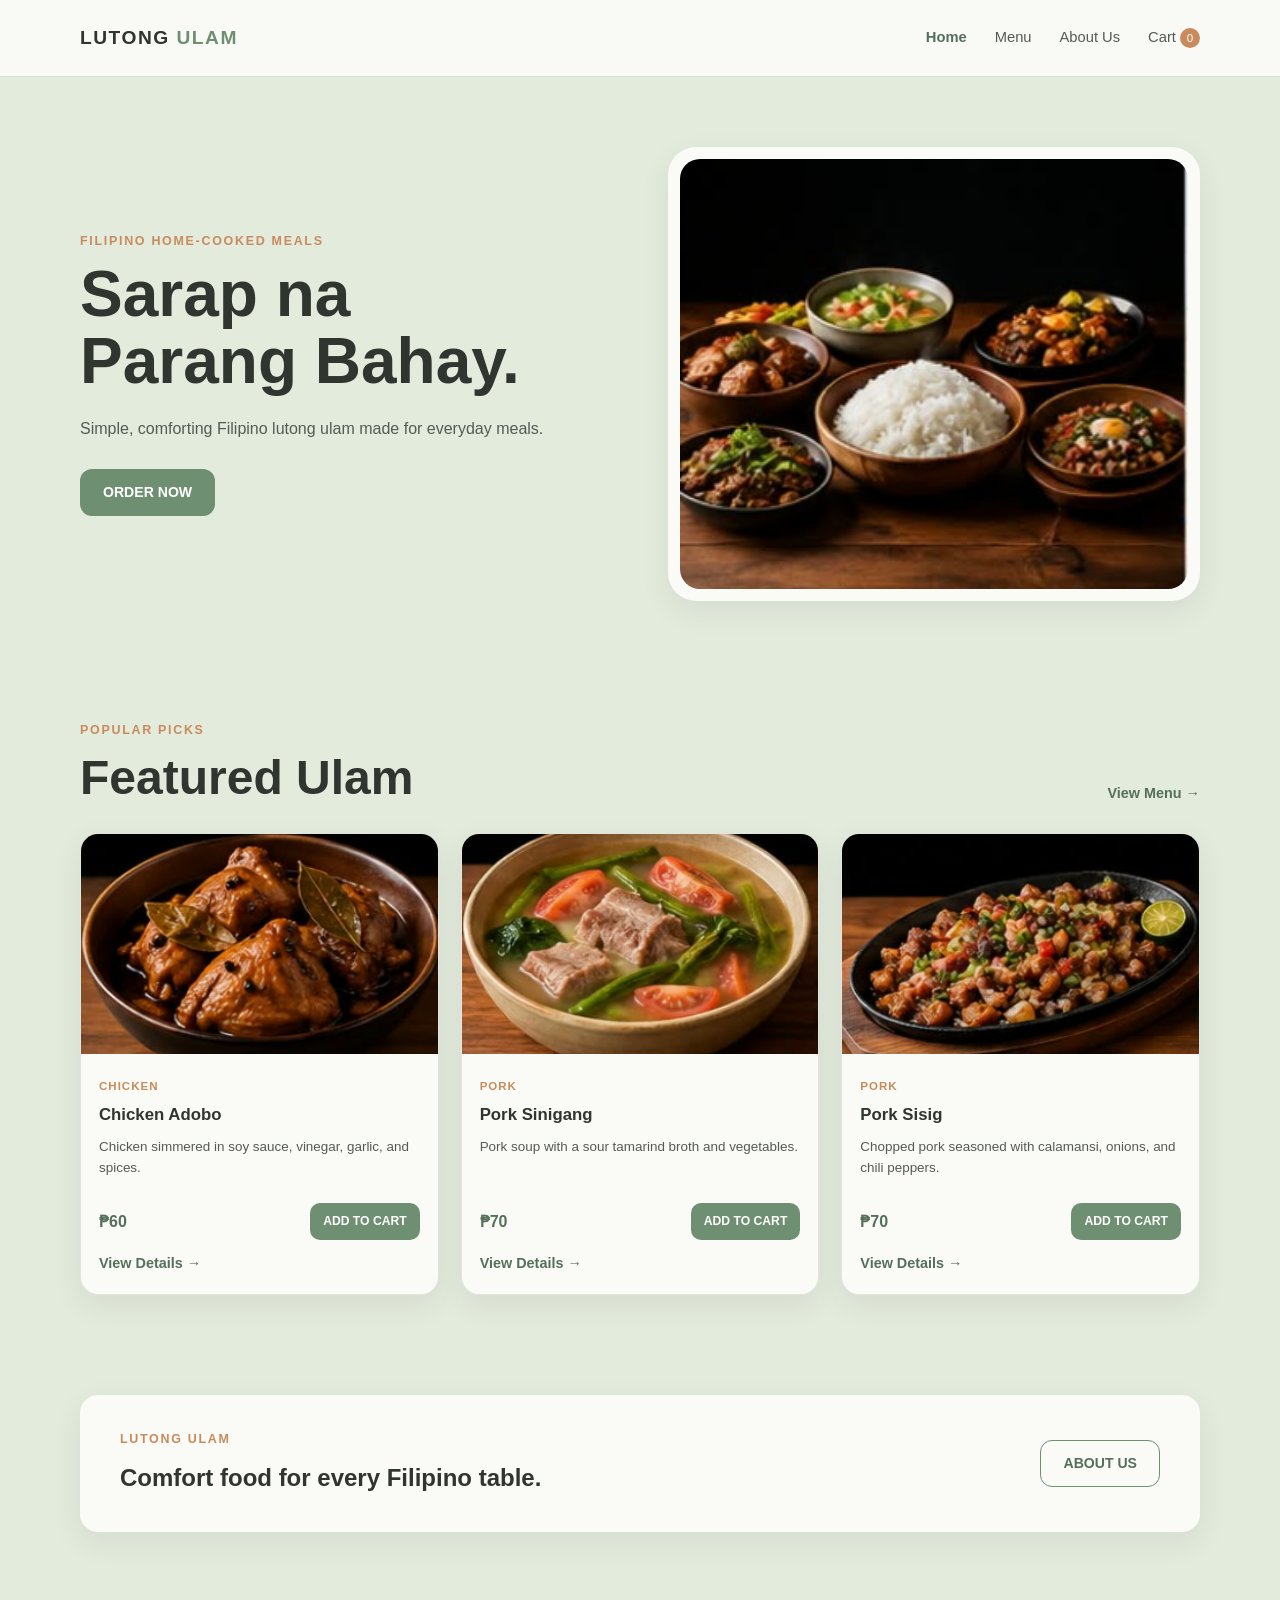
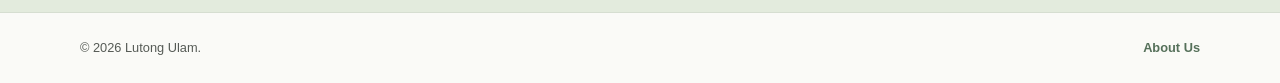
<file: index.html>
<!doctype html>
<html lang="en">
<head>
  <meta charset="UTF-8">
  <meta name="viewport" content="width=device-width, initial-scale=1">
  <title>Lutong Ulam | Home</title>
  <link rel="stylesheet" href="style.css">
</head>
<body>

  <header class="site-header">
    <div class="container nav-wrap">
      <a class="logo" href="index.html">LUTONG <span>ULAM</span></a>
      <button class="menu-toggle" aria-label="Toggle menu">☰</button>
      <nav class="main-nav">
        <a class="active" href="index.html">Home</a>
        <a href="menu.html">Menu</a>
        <a href="about.html">About Us</a>
        <a href="cart.html">Cart <span class="cart-count">0</span></a>
      </nav>
    </div>
  </header>

  <main>
    <section class="hero">
      <div class="container hero-grid">
        <div>
          <p class="eyebrow">FILIPINO HOME-COOKED MEALS</p>
          <h1>Sarap na<br>Parang Bahay.</h1>
          <p class="hero-text">Simple, comforting Filipino lutong ulam made for everyday meals.</p>
          <a class="btn btn-primary" href="menu.html">ORDER NOW</a>
        </div>
        <div class="hero-photo">
          <img src="Ulam%20images/About%20Lutong%20Ulam.png" alt="Chicken adobo">
        </div>
      </div>
    </section>

    <section class="section">
      <div class="container">
        <div class="section-heading">
          <div>
            <p class="eyebrow">POPULAR PICKS</p>
            <h2>Featured Ulam</h2>
          </div>
          <a class="text-link" href="menu.html">View Menu →</a>
        </div>
        <div id="featured-products" class="product-grid"></div>
      </div>
    </section>

    <section class="home-note">
      <div class="container note-box">
        <div>
          <p class="eyebrow">LUTONG ULAM</p>
          <h2>Comfort food for every Filipino table.</h2>
        </div>
        <a class="btn btn-outline" href="about.html">ABOUT US</a>
      </div>
    </section>
  </main>

  <footer class="footer">
    <div class="container footer-inner">
      <p>&copy; 2026 Lutong Ulam.</p>
      <a href="about.html">About Us</a>
    </div>
  </footer>

  <script src="script.js"></script>
</body>
</html>
</file>
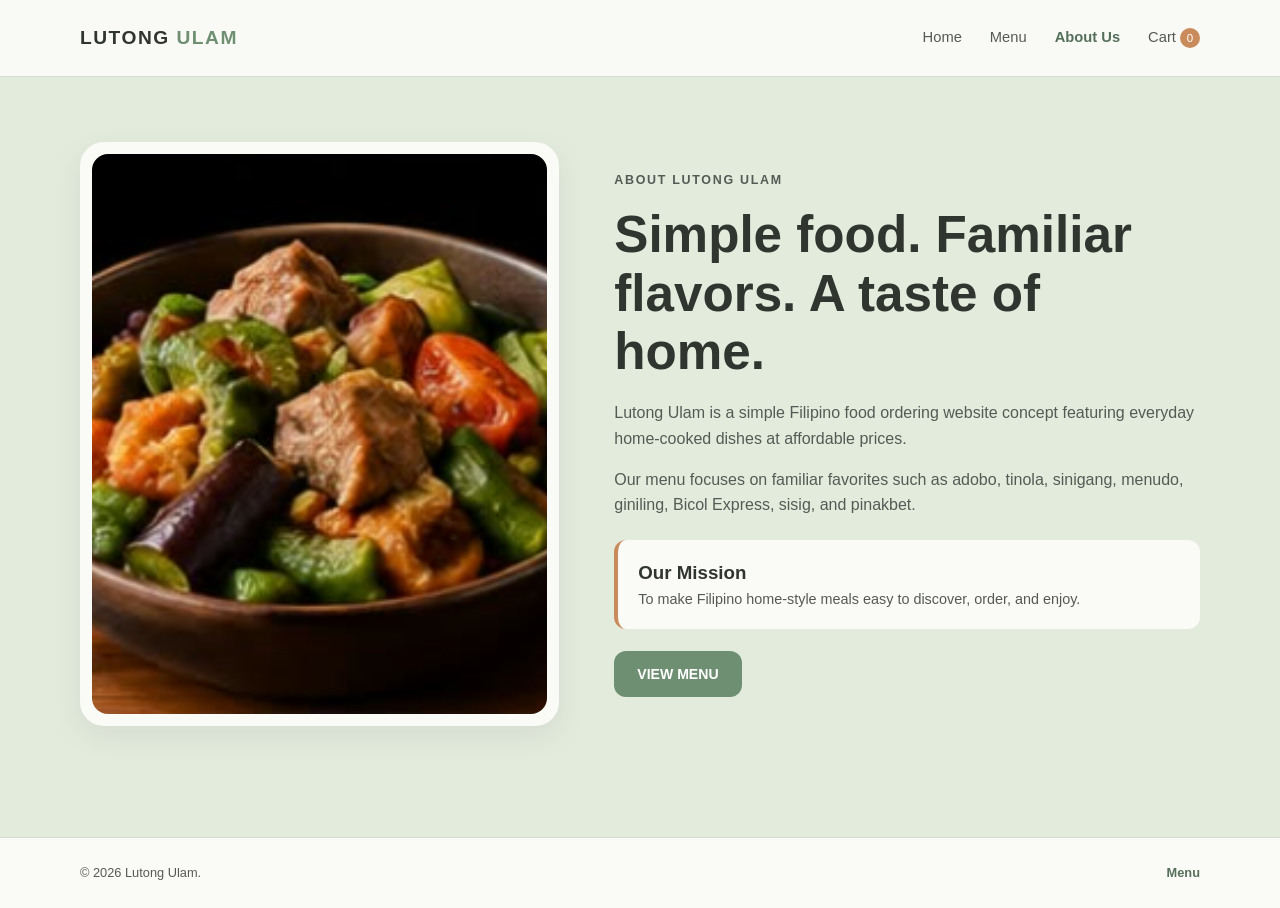
<file: about.html>
<!doctype html>
<html lang="en">
<head>
  <meta charset="UTF-8">
  <meta name="viewport" content="width=device-width, initial-scale=1">
  <title>Lutong Ulam | About Us</title>
  <link rel="stylesheet" href="style.css">
</head>
<body>

  <header class="site-header">
    <div class="container nav-wrap">
      <a class="logo" href="index.html">LUTONG <span>ULAM</span></a>
      <button class="menu-toggle" aria-label="Toggle menu">☰</button>
      <nav class="main-nav">
        <a href="index.html">Home</a>
        <a href="menu.html">Menu</a>
        <a class="active" href="about.html">About Us</a>
        <a href="cart.html">Cart <span class="cart-count">0</span></a>
      </nav>
    </div>
  </header>

  <main class="page">
    <div class="container">
      <div class="about-grid">
        <div class="about-photo">
          <img src="Ulam images/Pinakbet.png" alt="Pinakbet">
        </div>
        <div class="about-copy">
          <p class="eyebrow">ABOUT LUTONG ULAM</p>
          <h1>Simple food. Familiar flavors. A taste of home.</h1>
          <p>Lutong Ulam is a simple Filipino food ordering website concept featuring everyday home-cooked dishes at affordable prices.</p>
          <p>Our menu focuses on familiar favorites such as adobo, tinola, sinigang, menudo, giniling, Bicol Express, sisig, and pinakbet.</p>
          <div class="mission-card">
            <h3>Our Mission</h3>
            <p>To make Filipino home-style meals easy to discover, order, and enjoy.</p>
          </div>
          <a class="btn btn-primary" href="menu.html">VIEW MENU</a>
        </div>
      </div>
    </div>
  </main>

  <footer class="footer">
    <div class="container footer-inner">
      <p>&copy; 2026 Lutong Ulam.</p>
      <a href="menu.html">Menu</a>
    </div>
  </footer>

  <script src="script.js"></script>
</body>
</html>
</file>
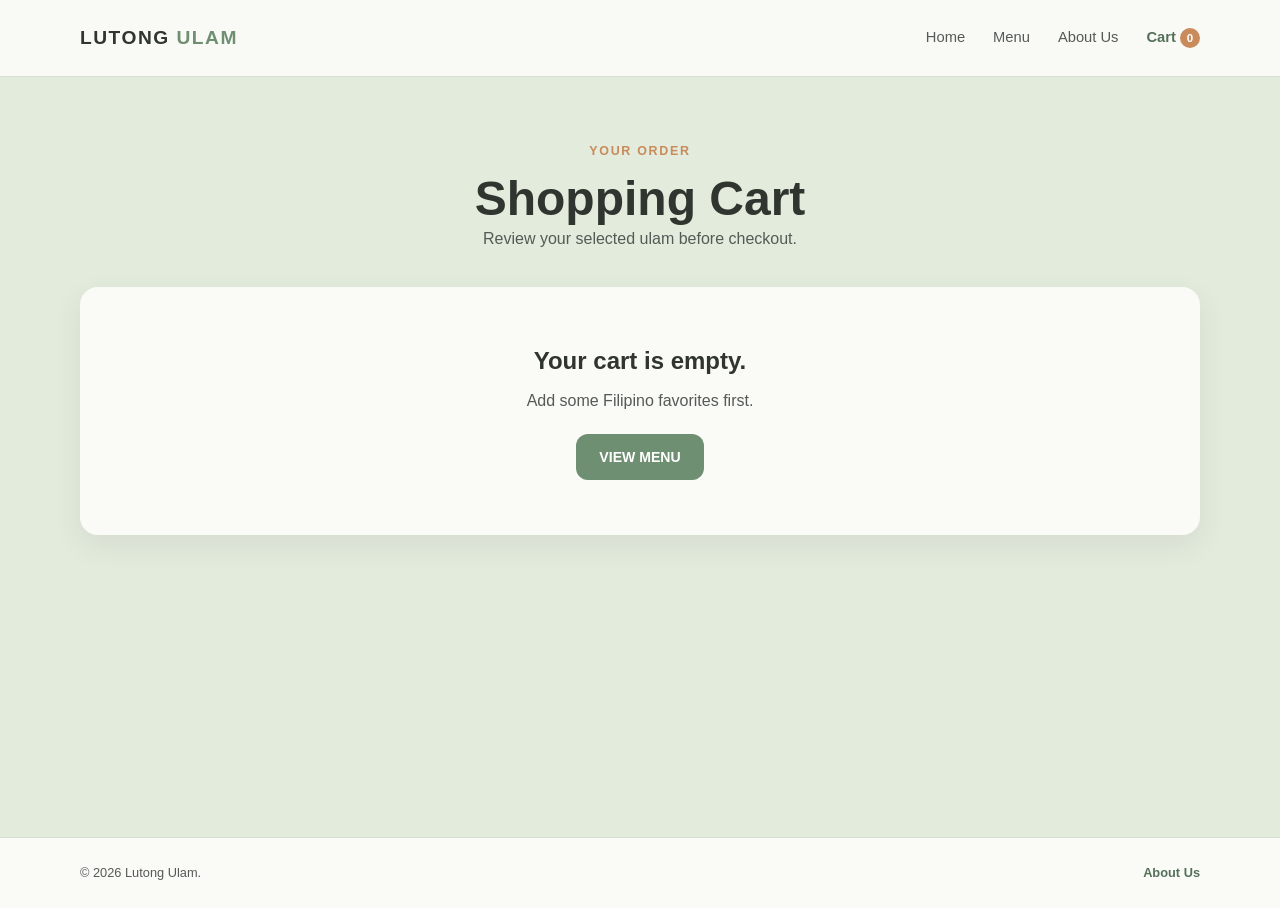
<file: cart.html>
<!doctype html>
<html lang="en">
<head>
  <meta charset="UTF-8">
  <meta name="viewport" content="width=device-width, initial-scale=1">
  <title>Lutong Ulam | Cart</title>
  <link rel="stylesheet" href="style.css">
</head>
<body>

  <header class="site-header">
    <div class="container nav-wrap">
      <a class="logo" href="index.html">LUTONG <span>ULAM</span></a>
      <button class="menu-toggle" aria-label="Toggle menu">☰</button>
      <nav class="main-nav">
        <a href="index.html">Home</a>
        <a href="menu.html">Menu</a>
        <a href="about.html">About Us</a>
        <a class="active" href="cart.html">Cart <span class="cart-count">0</span></a>
      </nav>
    </div>
  </header>

  <main class="page">
    <div class="container">
      <div class="page-heading">
        <p class="eyebrow">YOUR ORDER</p>
        <h1>Shopping Cart</h1>
        <p>Review your selected ulam before checkout.</p>
      </div>

      <div id="cart-content"></div>
    </div>
  </main>

  <footer class="footer">
    <div class="container footer-inner">
      <p>&copy; 2026 Lutong Ulam.</p>
      <a href="about.html">About Us</a>
    </div>
  </footer>

  <script src="script.js"></script>
</body>
</html>
</file>
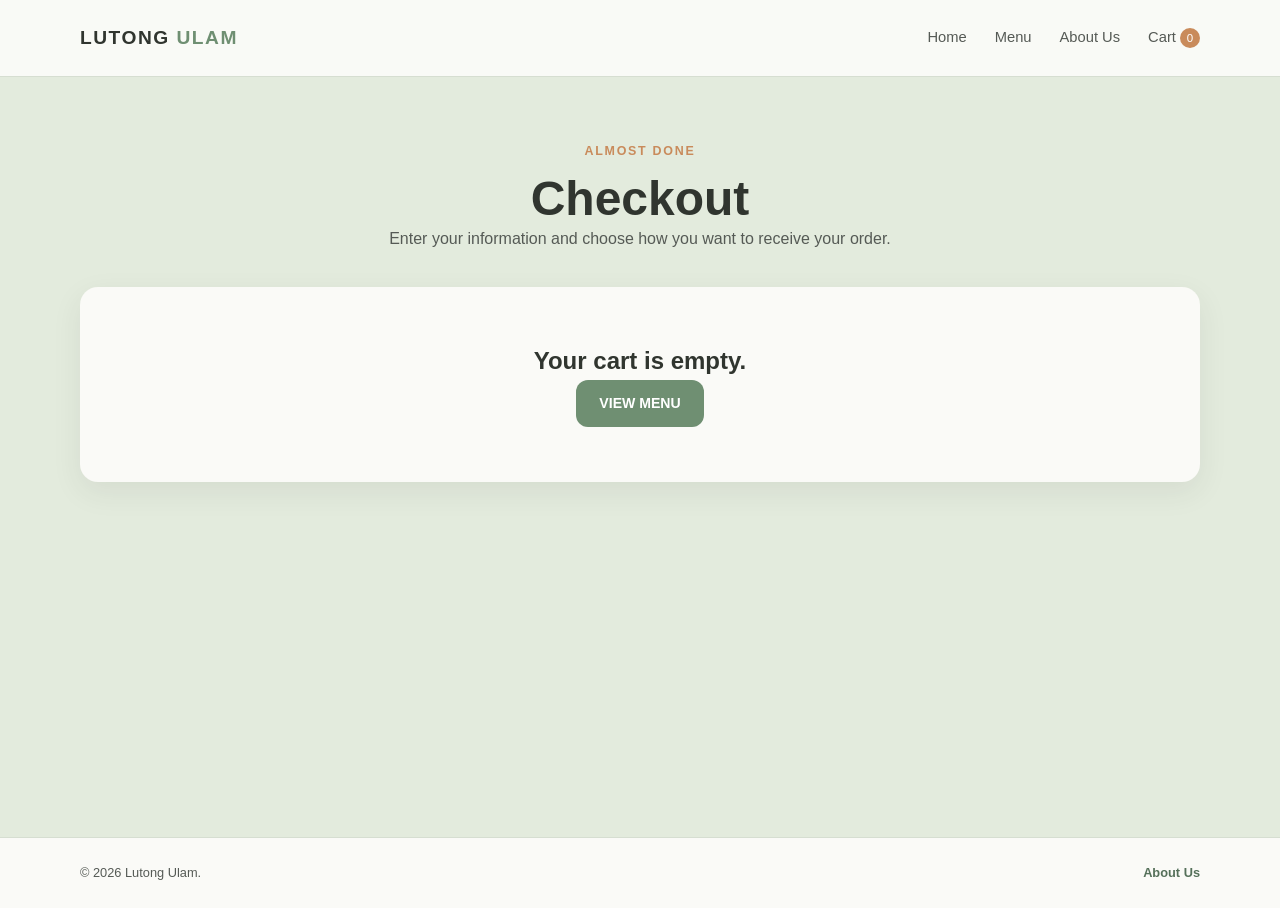
<file: checkout.html>
<!doctype html>
<html lang="en">
<head>
  <meta charset="UTF-8">
  <meta name="viewport" content="width=device-width, initial-scale=1">
  <title>Lutong Ulam | Checkout</title>
  <link rel="stylesheet" href="style.css">
</head>
<body>

  <header class="site-header">
    <div class="container nav-wrap">
      <a class="logo" href="index.html">LUTONG <span>ULAM</span></a>
      <button class="menu-toggle" aria-label="Toggle menu">☰</button>
      <nav class="main-nav">
        <a href="index.html">Home</a>
        <a href="menu.html">Menu</a>
        <a href="about.html">About Us</a>
        <a href="cart.html">Cart <span class="cart-count">0</span></a>
      </nav>
    </div>
  </header>

  <main class="page">
    <div class="container">
      <div class="page-heading">
        <p class="eyebrow">ALMOST DONE</p>
        <h1>Checkout</h1>
        <p>Enter your information and choose how you want to receive your order.</p>
      </div>

      <div id="checkout-content"></div>
    </div>
  </main>

  <footer class="footer">
    <div class="container footer-inner">
      <p>&copy; 2026 Lutong Ulam.</p>
      <a href="about.html">About Us</a>
    </div>
  </footer>

  <script src="script.js"></script>
</body>
</html>
</file>
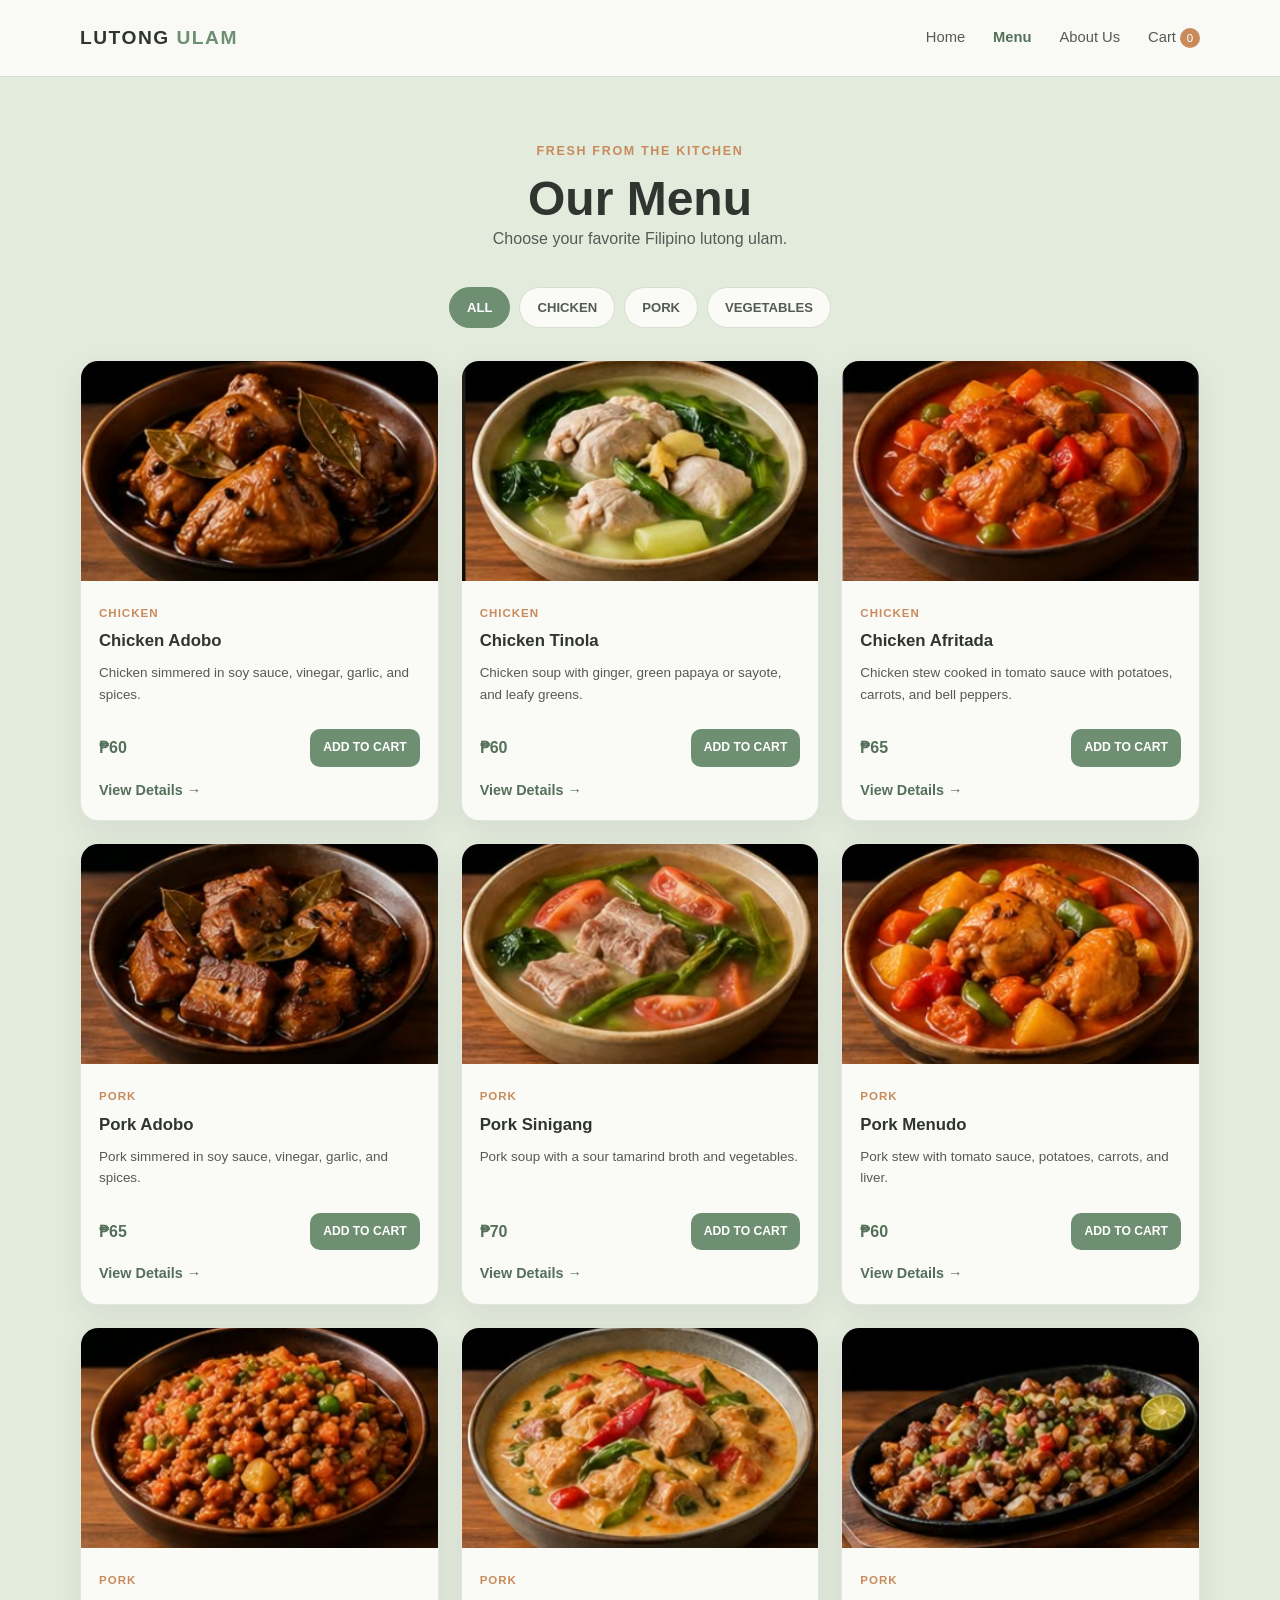
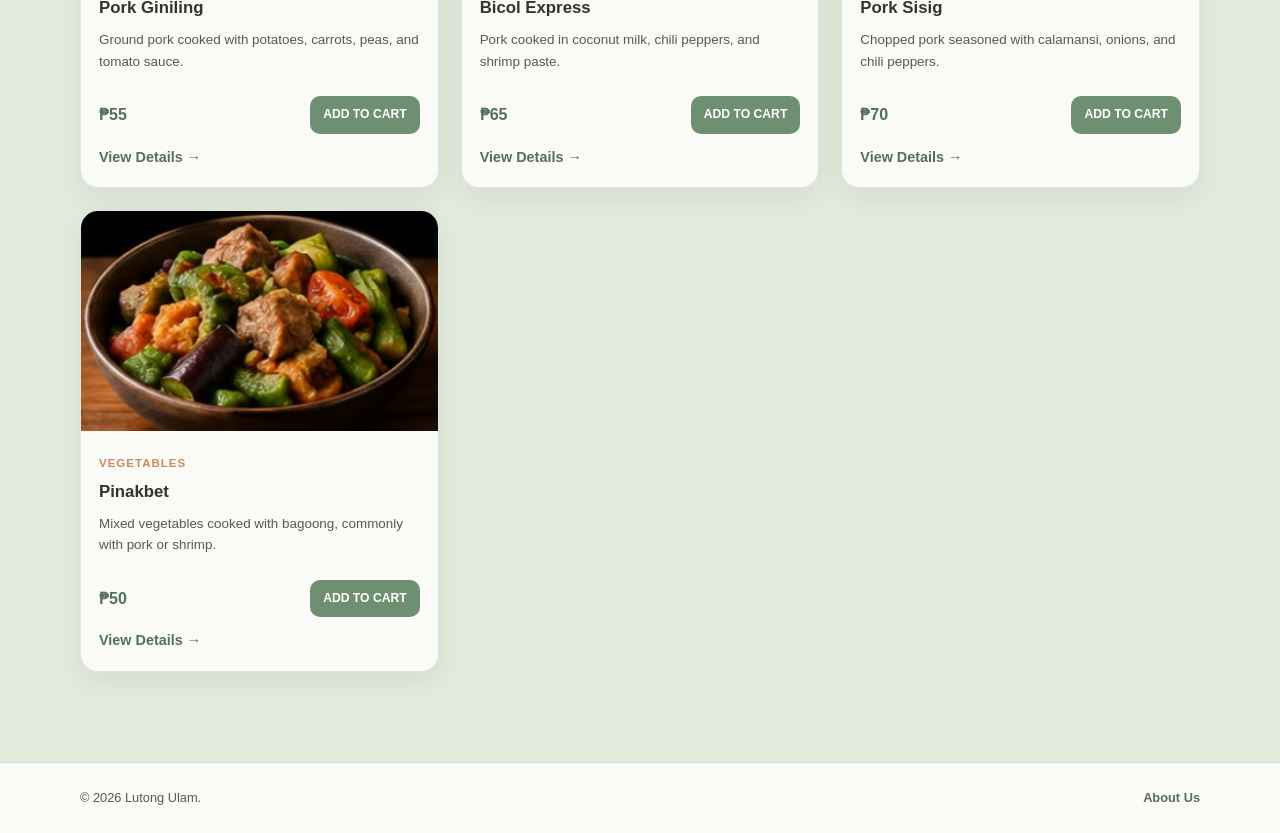
<file: menu.html>
<!doctype html>
<html lang="en">
<head>
  <meta charset="UTF-8">
  <meta name="viewport" content="width=device-width, initial-scale=1">
  <title>Lutong Ulam | Menu</title>
  <link rel="stylesheet" href="style.css">
</head>
<body>

  <header class="site-header">
    <div class="container nav-wrap">
      <a class="logo" href="index.html">LUTONG <span>ULAM</span></a>
      <button class="menu-toggle" aria-label="Toggle menu">☰</button>
      <nav class="main-nav">
        <a href="index.html">Home</a>
        <a class="active" href="menu.html">Menu</a>
        <a href="about.html">About Us</a>
        <a href="cart.html">Cart <span class="cart-count">0</span></a>
      </nav>
    </div>
  </header>

  <main class="page">
    <div class="container">
      <div class="page-heading">
        <p class="eyebrow">FRESH FROM THE KITCHEN</p>
        <h1>Our Menu</h1>
        <p>Choose your favorite Filipino lutong ulam.</p>
      </div>

      <div class="filter-bar">
        <button class="filter-btn active" data-category="all">ALL</button>
        <button class="filter-btn" data-category="chicken">CHICKEN</button>
        <button class="filter-btn" data-category="pork">PORK</button>
        <button class="filter-btn" data-category="vegetables">VEGETABLES</button>
      </div>

      <div id="menu-products" class="product-grid"></div>
    </div>
  </main>

  <footer class="footer">
    <div class="container footer-inner">
      <p>&copy; 2026 Lutong Ulam.</p>
      <a href="about.html">About Us</a>
    </div>
  </footer>

  <script src="script.js"></script>
</body>
</html>
</file>
<file: style.css>
* {
  box-sizing: border-box;
  margin: 0;
  padding: 0;
}

:root {
  --sage: #E3EBDD;
  --green: #6F8F72;
  --darkgreen: #55705A;
  --white: #FAFAF7;
  --text: #30352F;
  --muted: #555A55;
  --orange: #C98B5B;
  --border: #D6DED1;
  --shadow: 0 10px 30px rgba(48, 53, 47, .08);
  --radius: 18px;
}

html {
  scroll-behavior: smooth;
}

body {
  font-family: Arial, Helvetica, sans-serif;
  background: var(--sage);
  color: var(--text);
  line-height: 1.6;
}

a {
  text-decoration: none;
  color: inherit;
}

button,
input,
textarea {
  font: inherit;
}

img {
  display: block;
  width: 100%;
}

.container {
  width: min(1120px, 92%);
  margin: auto;
}

/* ---------- Header / Nav ---------- */

.site-header {
  background: rgba(250, 250, 247, .96);
  border-bottom: 1px solid var(--border);
  position: sticky;
  top: 0;
  z-index: 20;
  backdrop-filter: blur(8px);
}

.nav-wrap {
  min-height: 76px;
  display: flex;
  align-items: center;
  justify-content: space-between;
}

.logo {
  font-weight: 700;
  letter-spacing: 1.5px;
  font-size: 1.2rem;
}

.logo span {
  color: var(--green);
}

.main-nav {
  display: flex;
  gap: 28px;
  align-items: center;
}

.main-nav a {
  font-size: .92rem;
  color: var(--muted);
}

.main-nav a:hover,
.main-nav a.active {
  color: var(--darkgreen);
  font-weight: 600;
}

.cart-count {
  display: inline-flex;
  min-width: 20px;
  height: 20px;
  align-items: center;
  justify-content: center;
  border-radius: 50%;
  background: var(--orange);
  color: #fff;
  font-size: .72rem;
}

.menu-toggle {
  display: none;
  border: 0;
  background: none;
  font-size: 1.6rem;
}

/* ---------- Hero ---------- */

.hero {
  padding: 70px 0;
}

.hero-grid {
  display: grid;
  grid-template-columns: 1fr 1fr;
  gap: 55px;
  align-items: center;
}

.eyebrow {
  color: var(--orange);
  font-size: .78rem;
  font-weight: 700;
  letter-spacing: 1.7px;
  margin-bottom: 9px;
}

.hero h1 {
  font-size: clamp(2.6rem, 5vw, 4.7rem);
  line-height: 1.05;
  margin-bottom: 20px;
}

.hero-text {
  color: var(--muted);
  max-width: 500px;
  margin-bottom: 28px;
}

.hero-photo {
  background: var(--white);
  padding: 12px;
  border-radius: 28px;
  box-shadow: var(--shadow);
}

.hero-photo img {
  height: 430px;
  object-fit: cover;
  border-radius: 20px;
}

/* ---------- Buttons ---------- */

.btn {
  display: inline-flex;
  align-items: center;
  justify-content: center;
  min-height: 46px;
  padding: 11px 22px;
  border-radius: 12px;
  border: 1px solid transparent;
  font-weight: 600;
  font-size: .88rem;
  cursor: pointer;
  transition: .2s;
}

.btn-primary {
  background: var(--green);
  color: #fff;
}

.btn-primary:hover {
  background: var(--darkgreen);
}

.btn-outline {
  border-color: var(--green);
  color: var(--darkgreen);
  background: transparent;
}

.btn-outline:hover {
  background: var(--green);
  color: #fff;
}

/* ---------- Sections ---------- */

.section {
  padding: 50px 0 80px;
}

.section-heading {
  display: flex;
  align-items: end;
  justify-content: space-between;
  margin-bottom: 28px;
}

.section-heading h2,
.page-heading h1 {
  font-size: clamp(2rem, 4vw, 3rem);
  line-height: 1.15;
}

.text-link {
  color: var(--darkgreen);
  font-weight: 600;
  font-size: .9rem;
}

.home-note {
  padding: 20px 0 80px;
}

.note-box {
  background: var(--white);
  border-radius: var(--radius);
  padding: 35px 40px;
  display: flex;
  align-items: center;
  justify-content: space-between;
  gap: 25px;
  box-shadow: var(--shadow);
}

/* ---------- Page layout ---------- */

.page {
  min-height: calc(100vh - 140px);
  padding: 65px 0 90px;
}

.page-heading {
  text-align: center;
  max-width: 680px;
  margin: 0 auto 35px;
}

.page-heading p:last-child {
  color: var(--muted);
}

/* ---------- Menu filters + product grid ---------- */

.filter-bar {
  display: flex;
  justify-content: center;
  flex-wrap: wrap;
  gap: 9px;
  margin-bottom: 32px;
}

.filter-btn {
  border: 1px solid var(--border);
  background: var(--white);
  color: var(--muted);
  border-radius: 999px;
  padding: 9px 17px;
  cursor: pointer;
  font-size: .82rem;
  font-weight: 600;
}

.filter-btn.active,
.filter-btn:hover {
  background: var(--green);
  color: #fff;
  border-color: var(--green);
}

.product-grid {
  display: grid;
  grid-template-columns: repeat(3, 1fr);
  gap: 22px;
}

.product-card {
  background: var(--white);
  border-radius: var(--radius);
  overflow: hidden;
  box-shadow: var(--shadow);
  border: 1px solid rgba(214, 222, 209, .7);
  transition: .2s;
}

.product-card:hover {
  transform: translateY(-4px);
}

.product-card img {
  height: 220px;
  object-fit: cover;
}

.product-info {
  padding: 18px;
}

.category-label {
  font-size: .72rem;
  color: var(--orange);
  font-weight: 700;
  text-transform: uppercase;
  letter-spacing: 1px;
}

.product-info h3 {
  font-size: 1.05rem;
  margin: 4px 0 7px;
}

.product-info p {
  color: var(--muted);
  font-size: .84rem;
  min-height: 52px;
}

.product-bottom {
  display: flex;
  justify-content: space-between;
  align-items: center;
  gap: 12px;
  margin-top: 15px;
}

.price,
.detail-price {
  font-weight: 700;
  color: var(--darkgreen);
}

.small-btn {
  border: 0;
  background: var(--green);
  color: #fff;
  padding: 9px 13px;
  border-radius: 10px;
  cursor: pointer;
  font-weight: 600;
  font-size: .76rem;
}

.details-link {
  margin-top: 10px;
}

/* ---------- Food details ---------- */

.detail-card {
  background: var(--white);
  border-radius: 24px;
  padding: 25px;
  box-shadow: var(--shadow);
  display: grid;
  grid-template-columns: 1.05fr 1fr;
  gap: 45px;
  align-items: center;
}

.detail-photo img {
  height: 520px;
  object-fit: cover;
  border-radius: 18px;
}

.detail-copy h1 {
  font-size: clamp(2.1rem, 5vw, 3.7rem);
  line-height: 1.1;
  margin: 8px 0 15px;
}

.description {
  color: var(--muted);
  margin-bottom: 20px;
}

.detail-price {
  font-size: 1.45rem;
  margin-bottom: 20px;
}

.quantity-box {
  display: flex;
  align-items: center;
  gap: 12px;
  margin-bottom: 25px;
}

.quantity-box button {
  width: 38px;
  height: 38px;
  border-radius: 10px;
  border: 1px solid var(--border);
  background: var(--sage);
  cursor: pointer;
  font-size: 1.2rem;
}

.quantity-box span {
  width: 38px;
  text-align: center;
  font-weight: 600;
}

/* ---------- Cart / Checkout layout ---------- */

.cart-layout,
.checkout-grid {
  display: grid;
  grid-template-columns: 1.5fr .7fr;
  gap: 25px;
  align-items: start;
}

.cart-list,
.summary-card,
.form-card {
  background: var(--white);
  border-radius: var(--radius);
  box-shadow: var(--shadow);
}

.cart-list {
  padding: 20px;
}

.cart-row {
  display: grid;
  grid-template-columns: 90px 1fr auto;
  gap: 18px;
  align-items: center;
  padding: 14px 0;
  border-bottom: 1px solid var(--border);
}

.cart-row img {
  width: 90px;
  height: 75px;
  object-fit: cover;
  border-radius: 12px;
}

.cart-row h3 {
  font-size: .98rem;
}

.cart-row p {
  color: var(--muted);
  font-size: .8rem;
}

.qty-controls {
  display: flex;
  align-items: center;
  gap: 7px;
  margin-top: 8px;
}

.qty-controls button {
  border: 1px solid var(--border);
  background: var(--sage);
  width: 28px;
  height: 28px;
  border-radius: 7px;
  cursor: pointer;
}

.remove-btn {
  color: #9a5b45;
  background: none;
  border: 0;
  cursor: pointer;
  font-size: .78rem;
  margin-top: 7px;
}

.summary-card {
  padding: 22px;
  position: sticky;
  top: 100px;
}

.summary-card h2,
.form-card h2 {
  font-size: 1.2rem;
  margin-bottom: 18px;
}

.summary-line {
  display: flex;
  justify-content: space-between;
  gap: 20px;
  padding: 8px 0;
  color: var(--muted);
}

.summary-total {
  border-top: 1px solid var(--border);
  margin-top: 8px;
  padding-top: 15px;
  font-weight: 700;
  color: var(--text);
  font-size: 1.1rem;
}

.summary-card .btn {
  width: 100%;
  margin-top: 18px;
}

.empty-state {
  background: var(--white);
  text-align: center;
  padding: 55px 25px;
  border-radius: var(--radius);
  box-shadow: var(--shadow);
}

.empty-state p {
  color: var(--muted);
  margin: 8px 0 20px;
}

.form-card {
  padding: 25px;
}

.form-group {
  margin-bottom: 16px;
}

.form-group label {
  display: block;
  font-weight: 600;
  font-size: .84rem;
  margin-bottom: 7px;
}

.form-group input,
.form-group textarea {
  width: 100%;
  border: 1px solid var(--border);
  background: #fff;
  border-radius: 11px;
  padding: 11px 13px;
  outline: none;
}

.form-group textarea {
  min-height: 95px;
  resize: vertical;
}

.choice-row {
  display: flex;
  flex-wrap: wrap;
  gap: 10px;
}

.choice {
  border: 1px solid var(--border);
  border-radius: 11px;
  padding: 10px 13px;
  background: var(--white);
  cursor: pointer;
}

.choice input {
  margin-right: 6px;
}

.checkout-item {
  display: flex;
  justify-content: space-between;
  gap: 12px;
  padding: 8px 0;
  color: var(--muted);
  font-size: .84rem;
}

/* ---------- Order confirmation ---------- */

.confirmation {
  max-width: 700px;
  margin: 20px auto;
  background: var(--white);
  border-radius: 25px;
  padding: 45px;
  text-align: center;
  box-shadow: var(--shadow);
}

.checkmark {
  width: 72px;
  height: 72px;
  border-radius: 50%;
  background: var(--sage);
  color: var(--darkgreen);
  display: grid;
  place-items: center;
  font-size: 2.1rem;
  margin: 0 auto 18px;
  font-weight: 700;
}

.confirmation h1 {
  font-size: 2.2rem;
  margin-bottom: 10px;
}

.confirmation > p {
  color: var(--muted);
}

.order-summary {
  margin: 25px 0;
  padding: 18px;
  border-radius: 15px;
  background: var(--sage);
  text-align: left;
}

.order-summary div {
  display: flex;
  justify-content: space-between;
  gap: 15px;
  padding: 6px 0;
}

/* ---------- About page ---------- */

.about-grid {
  display: grid;
  grid-template-columns: .9fr 1.1fr;
  gap: 55px;
  align-items: center;
}

.about-photo {
  background: var(--white);
  padding: 12px;
  border-radius: 24px;
  box-shadow: var(--shadow);
}

.about-photo img {
  height: 560px;
  object-fit: cover;
  border-radius: 16px;
}

.about-copy h1 {
  font-size: clamp(2rem, 4vw, 3.4rem);
  line-height: 1.15;
  margin-bottom: 18px;
}

.about-copy > p {
  color: var(--muted);
  margin-bottom: 15px;
}

.mission-card {
  background: var(--white);
  border-left: 4px solid var(--orange);
  padding: 18px 20px;
  margin: 22px 0;
  border-radius: 12px;
}

.mission-card p {
  color: var(--muted);
  font-size: .9rem;
}

/* ---------- Footer ---------- */

.footer {
  background: var(--white);
  border-top: 1px solid var(--border);
}

.footer-inner {
  min-height: 70px;
  display: flex;
  align-items: center;
  justify-content: space-between;
  color: var(--muted);
  font-size: .8rem;
}

.footer a {
  color: var(--darkgreen);
  font-weight: 600;
}

/* ---------- Toast ---------- */

.toast {
  position: fixed;
  right: 20px;
  bottom: 20px;
  background: #30352F;
  color: #fff;
  padding: 12px 16px;
  border-radius: 12px;
  box-shadow: 0 10px 25px rgba(0, 0, 0, .15);
  z-index: 100;
  font-size: .85rem;
}

/* ---------- Responsive ---------- */

@media (max-width: 850px) {
  .hero-grid,
  .detail-card,
  .cart-layout,
  .checkout-grid,
  .about-grid {
    grid-template-columns: 1fr;
  }

  .product-grid {
    grid-template-columns: repeat(2, 1fr);
  }

  .hero-photo img {
    height: 350px;
  }

  .detail-photo img,
  .about-photo img {
    height: 380px;
  }

  .summary-card {
    position: static;
  }
}

@media (max-width: 650px) {
  .menu-toggle {
    display: block;
  }

  .main-nav {
    display: none;
    position: absolute;
    left: 4%;
    right: 4%;
    top: 70px;
    background: var(--white);
    border: 1px solid var(--border);
    border-radius: 15px;
    padding: 15px;
    box-shadow: var(--shadow);
    flex-direction: column;
    align-items: stretch;
    gap: 0;
  }

  .main-nav.open {
    display: flex;
  }

  .main-nav a {
    padding: 10px;
  }

  .product-grid {
    grid-template-columns: 1fr;
  }

  .section-heading,
  .note-box,
  .footer-inner {
    align-items: flex-start;
    flex-direction: column;
  }

  .hero h1 {
    font-size: 2.7rem;
  }

  .hero-photo img {
    height: 280px;
  }

  .cart-row {
    grid-template-columns: 70px 1fr;
  }

  .cart-row > strong {
    grid-column: 2;
  }

  .cart-row img {
    width: 70px;
    height: 65px;
  }

  .confirmation {
    padding: 30px 20px;
  }
}
</file>
